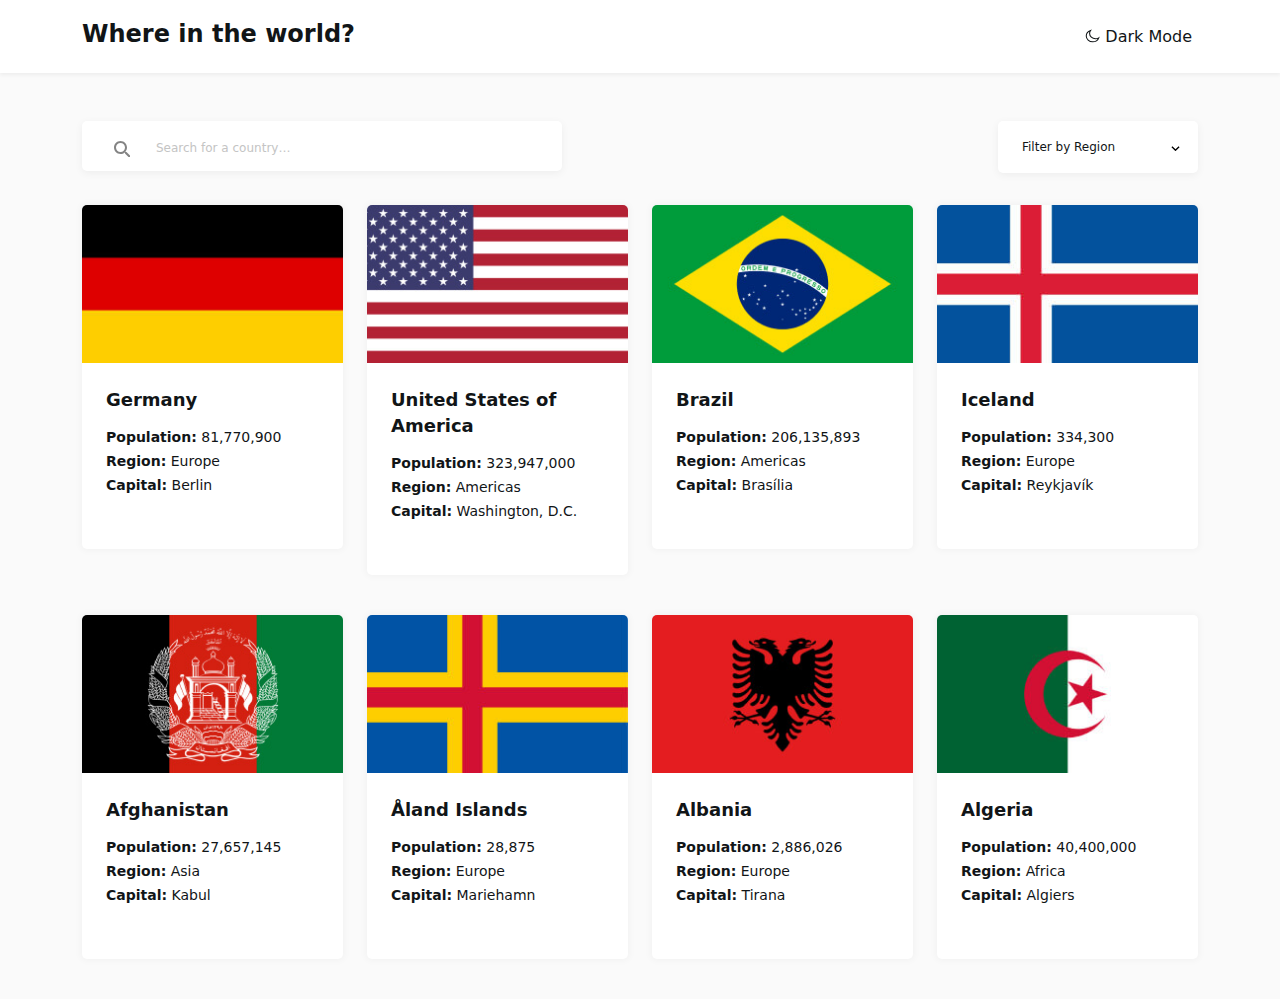
<file: index.html>
<!DOCTYPE html>
<html lang="en">
<head>
    <meta charset="UTF-8">
    <meta http-equiv="X-UA-Compatible" content="IE=edge">
    <meta name="viewport" content="width=device-width, initial-scale=1.0">
    <title>rest-countries-api</title>
    <link rel="stylesheet" href="https://cdn.jsdelivr.net/npm/bootstrap@5.2.0/dist/css/bootstrap.min.css">
    <link rel="stylesheet" href="css/main.min.css">
</head>
<body>
    
    <!-- Header start -->
    
    <header class="header pt-4 pb-4 ">
        <div class="container">
            <div class="row justify-content-between">
                <div class="col-6">
                    <a class="header__logo" href="index.html">
                        Where in the world?
                    </a>
                </div>
                <div class="col-6 d-flex justify-content-end">
                    <button class="header__button header__button-js" type="button">
                        Dark Mode
                    </button>
                </div>
            </div>
        </div>
    </header>
    
    <!-- Header end -->
    
    <!-- Main start -->
    
    <main class="site-main">
        
        <!-- Hero start -->
        
        <section class="hero pt-4 pt-lg-5">
            <h1 class="visually-hidden">Hero</h1>
            <div class="container">
                <form class="hero__form row" action="https://echo.htmlacademy.ru/courses" method="post" autocomplete="off">
                    <div class="col-md-6 pb-5 pb-lg-0">
                        <label class="hero__form-label" for="search">
                            <input class="hero__form-input" type="search" name="search" id="search" placeholder="Search for a country…">
                        </label>
                    </div>
                    <div class="col-md-6 d-flex justify-content-md-end">
                        <label class="hero__form-country" for="country">
                            <select class="hero__form-select pt-3 pb-3 ps-4" name="country" id="country">
                                <option class="hero__form-option" selected hidden  value="region">Filter by Region</option>
                                <option class="hero__form-option"  value="africa">Africa</option>
                                <option class="hero__form-option"  value="africa">America</option>
                                <option class="hero__form-option"  value="asia">Asia</option>
                                <option class="hero__form-option"  value="europe">Europe</option>
                                <option class="hero__form-option"  value="oceania">Oceania</option>
                            </select>
                        </label>
                    </div>
                </form>
                <div class="row">
                    <div class="col-12 col-md-6 col-lg-4 col-xl-3">
                        <div class="hero__card pb-5 mx-auto overflow-hidden">
                            <a class="text-decoration-none" href="about.html">
                                <img class="pb-4 w-100" src="images/germany.jpg" alt="germany-flag">
                                <div class="hero__card-info ps-4">
                                    <h2 class="hero__card-title  mb-3 d-inline-block">
                                        Germany
                                    </h2>
                                    <ul class="hero__card-list">
                                        <li class="hero__card-item">
                                            <p class="hero__card-text mb-2">
                                                <span class="hero__card-span">Population:</span> 81,770,900
                                            </p>
                                        </li>
                                        <li class="hero__card-item">
                                            <p class="hero__card-text mb-2">
                                                <span class="hero__card-span">Region:</span> Europe
                                            </p>
                                        </li>
                                        <li class="hero__card-item">
                                            <p class="hero__card-text mb-2">
                                                <span class="hero__card-span">Capital:</span> Berlin
                                            </p>
                                        </li>
                                    </ul>
                                </div>
                            </a>
                        </div> 
                    </div>
                    <div class="col-12 col-md-6 col-lg-4 col-xl-3">
                        <div class="hero__card pb-5 mx-auto overflow-hidden">
                            <a class="text-decoration-none" href="use.html">
                                <img class="pb-4 w-100"  src="images/use.jpg" alt="use-flag">
                                <div class="hero__card-info ps-4">
                                    <h2 class="hero__card-title mb-3">
                                        United States of America
                                    </h2>
                                    <ul class="hero__card-list">
                                        <li class="hero__card-item">
                                            <p class="hero__card-text mb-2">
                                                <span class="hero__card-span">Population:</span> 323,947,000
                                            </p>
                                        </li>
                                        <li class="hero__card-item">
                                            <p class="hero__card-text mb-2">
                                                <span class="hero__card-span">Region:</span> Americas
                                            </p>
                                        </li>
                                        <li class="hero__card-item">
                                            <p class="hero__card-text mb-2">
                                                <span class="hero__card-span">Capital:</span> Washington, D.C.
                                            </p>
                                        </li>
                                    </ul>
                                </div>
                            </a>
                        </div> 
                    </div>
                    <div class="col-12 col-md-6 col-lg-4 col-xl-3">
                        <div class="hero__card pb-5 mx-auto overflow-hidden">
                            <a class="text-decoration-none" href="brazil.html">
                                <img class="pb-4 w-100"  src="images/brazil.jpg" alt="brazil-flag">
                                <div class="hero__card-info ps-4">
                                    <h2 class="hero__card-title mb-3">
                                        Brazil
                                    </h2>
                                    <ul class="hero__card-list">
                                        <li class="hero__card-item">
                                            <p class="hero__card-text mb-2">
                                                <span class="hero__card-span">Population:</span> 206,135,893
                                            </p>
                                        </li>
                                        <li class="hero__card-item">
                                            <p class="hero__card-text mb-2">
                                                <span class="hero__card-span">Region:</span> Americas
                                            </p>
                                        </li>
                                        <li class="hero__card-item">
                                            <p class="hero__card-text mb-2">
                                                <span class="hero__card-span">Capital:</span> Brasília
                                            </p>
                                        </li>
                                    </ul>
                                </div>
                            </a>
                        </div> 
                    </div>
                    <div class="col-12 col-md-6 col-lg-4 col-xl-3">
                        <div class="hero__card pb-5 mx-auto overflow-hidden">
                            <a class="text-decoration-none" href="iceland.html">
                                <img class="pb-4 w-100"  src="images/finlandiya.jpg" alt="iceland-flag">
                                <div class="hero__card-info ps-4">
                                    <h2 class="hero__card-title mb-3">
                                        Iceland
                                    </h2>
                                    <ul class="hero__card-list">
                                        <li class="hero__card-item">
                                            <p class="hero__card-text mb-2">
                                                <span class="hero__card-span">Population:</span> 334,300
                                            </p>
                                        </li>
                                        <li class="hero__card-item">
                                            <p class="hero__card-text mb-2">
                                                <span class="hero__card-span">Region:</span> Europe
                                            </p>
                                        </li>
                                        <li class="hero__card-item">
                                            <p class="hero__card-text mb-2">
                                                <span class="hero__card-span">Capital:</span> Reykjavík
                                            </p>
                                        </li>
                                    </ul>
                                </div>
                            </a>
                        </div> 
                    </div>
                    <div class="col-12 col-md-6 col-lg-4 col-xl-3">
                        <div class="hero__card pb-5 mx-auto overflow-hidden ">
                            <a class="text-decoration-none" href="afghanistan.html">
                                <img class="pb-4 w-100"  src="images/afganistan.jpg" alt="afganistan-flag">
                                <div class="hero__card-info ps-4">
                                    <h2 class="hero__card-title mb-3">
                                        Afghanistan
                                    </h2>
                                    <ul class="hero__card-list">
                                        <li class="hero__card-item">
                                            <p class="hero__card-text mb-2">
                                                <span class="hero__card-span">Population:</span> 27,657,145
                                            </p>
                                        </li>
                                        <li class="hero__card-item">
                                            <p class="hero__card-text mb-2">
                                                <span class="hero__card-span">Region:</span> Asia
                                            </p>
                                        </li>
                                        <li class="hero__card-item">
                                            <p class="hero__card-text mb-2">
                                                <span class="hero__card-span">Capital:</span> Kabul
                                            </p>
                                        </li>
                                    </ul>
                                </div>
                            </a>
                        </div> 
                    </div>
                    <div class="col-12 col-md-6 col-lg-4 col-xl-3">
                        <div class="hero__card pb-5 mx-auto overflow-hidden">
                            <a class="text-decoration-none" href="ruminya.html">
                                <img class="pb-4 w-100"  src="images/makedonya.jpg" alt="Åland Islands-flag">
                                <div class="hero__card-info ps-4">
                                    <h2 class="hero__card-title mb-3">
                                        Åland Islands
                                    </h2>
                                    <ul class="hero__card-list">
                                        <li class="hero__card-item">
                                            <p class="hero__card-text mb-2">
                                                <span class="hero__card-span">Population:</span> 28,875
                                            </p>
                                        </li>
                                        <li class="hero__card-item">
                                            <p class="hero__card-text mb-2">
                                                <span class="hero__card-span">Region:</span> Europe
                                            </p>
                                        </li>
                                        <li class="hero__card-item">
                                            <p class="hero__card-text mb-2">
                                                <span class="hero__card-span">Capital:</span> Mariehamn
                                            </p>
                                        </li>
                                    </ul>
                                </div>
                            </a>
                        </div> 
                    </div>
                    <div class="col-12 col-md-6 col-lg-6 col-xl-3">
                        <div class="hero__card pb-5 mx-auto overflow-hidden">
                            <a class="text-decoration-none" href="albaniya.html">
                                <img class="pb-4 w-100"  src="images/albanya.jpg" alt="albanya-flag">
                                <div class="hero__card-info ps-4">
                                    <h2 class="hero__card-title mb-3">
                                        Albania
                                    </h2>
                                    <ul class="hero__card-list">
                                        <li class="hero__card-item">
                                            <p class="hero__card-text mb-2">
                                                <span class="hero__card-span">Population:</span> 2,886,026
                                            </p>
                                        </li>
                                        <li class="hero__card-item">
                                            <p class="hero__card-text mb-2">
                                                <span class="hero__card-span">Region:</span> Europe
                                            </p>
                                        </li>
                                        <li class="hero__card-item">
                                            <p class="hero__card-text mb-2">
                                                <span class="hero__card-span">Capital:</span> Tirana
                                            </p>
                                        </li>
                                    </ul>
                                </div>
                            </a>
                        </div> 
                    </div>
                    <div class="col-12 col-md-6 col-lg-6 col-xl-3">
                        <div class="hero__card pb-5 mx-auto overflow-hidden">
                            <a class="text-decoration-none" href="jazoir.html">
                                <img class="pb-4 w-100"  src="images/jazoir.jpg" alt="algeria-flag">
                                <div class="hero__card-info ps-4">
                                    <h2 class="hero__card-title mb-3">
                                        Algeria
                                    </h2>
                                    <ul class="hero__card-list">
                                        <li class="hero__card-item">
                                            <p class="hero__card-text mb-2">
                                                <span class="hero__card-span">Population:</span> 40,400,000
                                            </p>
                                        </li>
                                        <li class="hero__card-item">
                                            <p class="hero__card-text mb-2">
                                                <span class="hero__card-span">Region:</span> Africa
                                            </p>
                                        </li>
                                        <li class="hero__card-item">
                                            <p class="hero__card-text mb-2">
                                                <span class="hero__card-span">Capital:</span> Algiers
                                            </p>
                                        </li>
                                    </ul>
                                </div>
                            </a>
                        </div> 
                    </div>
                    
                </div>
            </div>
        </section>
        
        
        <!-- Hero end -->
        
        
        
        
        
    </main>
    
    <!-- Main end -->
    
    
    <script src="https://cdn.jsdelivr.net/npm/bootstrap@5.2.0/dist/js/bootstrap.bundle.min.js"></script>
    <script src="js/app.js"></script>
    
</body>
</html>
</file>
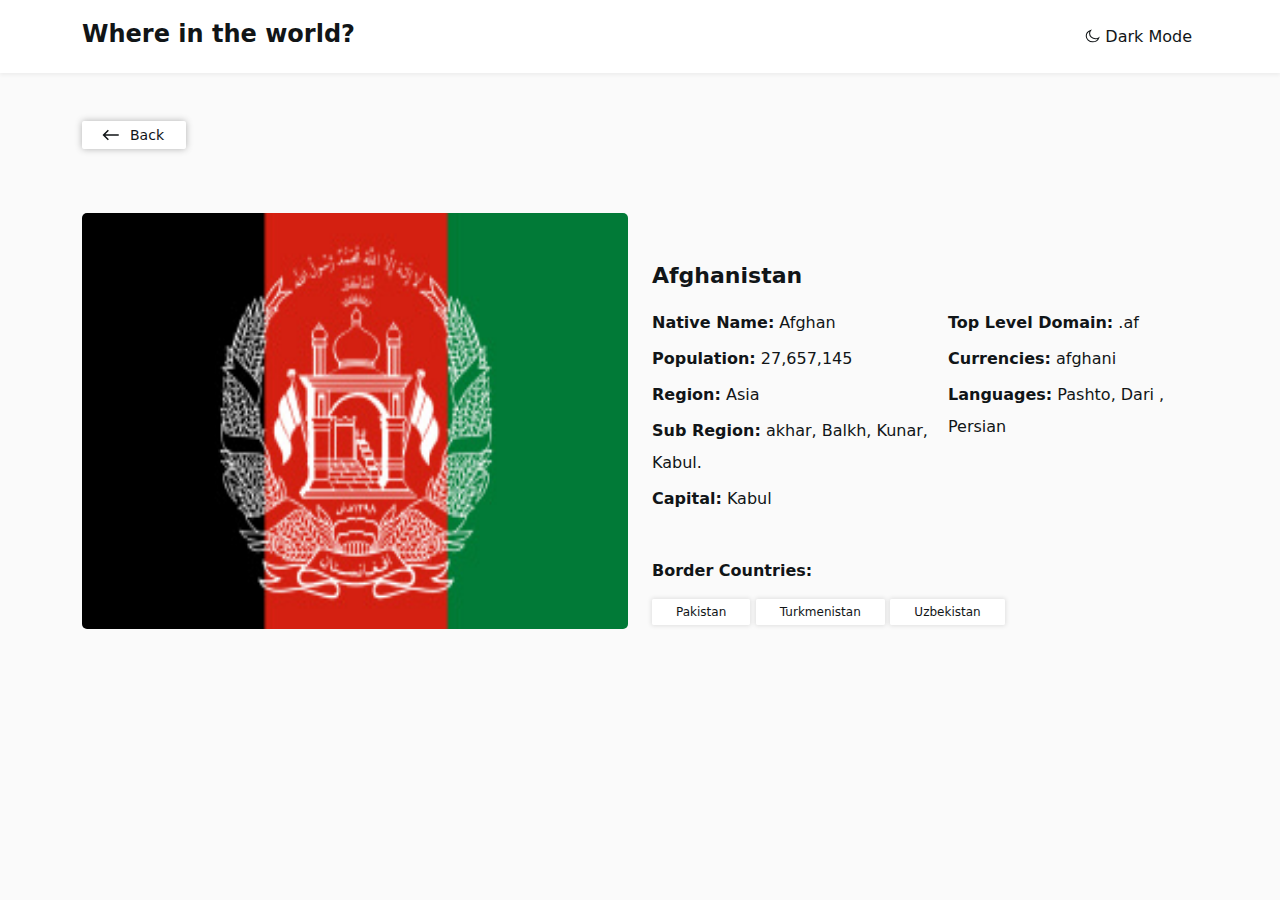
<file: afghanistan.html>
<!DOCTYPE html>
<html lang="en">
<head>
    <meta charset="UTF-8">
    <meta http-equiv="X-UA-Compatible" content="IE=edge">
    <meta name="viewport" content="width=device-width, initial-scale=1.0">
    <title>rest-countries-api</title>
    <link rel="stylesheet" href="https://cdn.jsdelivr.net/npm/bootstrap@5.2.0/dist/css/bootstrap.min.css">
    <link rel="stylesheet" href="css/main.min.css">
</head>
<body>
    
    <!-- Header start -->
    
    <header class="header pt-4 pb-4 mb-5">
        <div class="container">
            <div class="row justify-content-between">
                <div class="col-6">
                    <a class="header__logo" href="index.html">
                        Where in the world?
                    </a>
                </div>
                <div class="col-6 d-flex justify-content-end">
                    <button class="header__button header__button-js" type="button">
                        Dark Mode
                    </button>
                </div>
            </div>
        </div>
    </header>
    
    <!-- Header end -->
    
    <!-- Main start -->
    
    <main class="site-main">
        
        <!-- About start -->
        
        <section class="about pb-5">
            <div class="container">
                <a href="index.html" class="about__link pt-1 pb-1 ps-5">
                    Back
                </a>
                <div class="row d-flex justify-content-between">
                    <div class="col-12 col-lg-6">
                        <div class="about__image mb-5">
                            <img class="about__img" src="images/afganistan.jpg" alt="belgium-image">
                        </div>
                    </div>
                    <div class="col-12 col-lg-6 pt-xl-5">
                        <h2 class="about__title mb-3">
                            Afghanistan
                        </h2>
                        <div class="about__info d-md-flex justify-content-lg-between">
                            <ul class="about__list me-lg-5 me-xl-0">
                                <li class="about__item">
                                    <p class="about__text">
                                        <span class="about__span"> Native Name:</span>
                                        Afghan
                                    </p>
                                </li>
                                <li class="about__item">
                                    <p class="about__text">
                                        <span class="about__span">Population:</span>
                                        27,657,145
                                    </p>
                                </li>
                                <li class="about__item">
                                    <p class="about__text">
                                        <span class="about__span">Region:</span>
                                        Asia
                                    </p>
                                </li>
                                <li class="about__item">
                                    <p class="about__text">
                                        <span class="about__span">Sub Region:</span>
                                        akhar, Balkh, Kunar, Kabul.
                                    </p>
                                </li>
                                <li class="about__item">
                                    <p class="about__text">
                                        <span class="about__span">Capital:</span>
                                        Kabul
                                    </p>
                                </li>
                            </ul>
                            <ul class="about__list">
                                <li class="about__item">
                                    <p class="about__text">
                                        <span class="about__span">Top Level Domain:</span>
                                        .af
                                    </p>
                                </li>
                                <li class="about__item">
                                    <p class="about__text">
                                        <span class="about__span">Currencies:</span>
                                        afghani
                                    </p>
                                </li>
                                <li class="about__item">
                                    <p class="about__text">
                                        <span class="about__span"> Languages:</span>
                                        Pashto, Dari , Persian
                                    </p>
                                </li>
                            </ul>
                        </div>
                        <div class="about__country">
                            <p class="about__country-text">Border Countries:</p>
                            <a class="about__country-link" href="#">Pakistan</a>
                            <a class="about__country-link" href="#">Turkmenistan</a>
                            <a class="about__country-link" href="#">Uzbekistan</a>
                        </div>
                    </div>
                </div>
            </div>
        </section>
        
        <!-- About end -->
    </main>
    
    <!-- Main end -->
    
    
    
    
    
    
    <script src="https://cdn.jsdelivr.net/npm/bootstrap@5.2.0/dist/js/bootstrap.bundle.min.js"></script>
    <script src="js/app.js"></script>
    
</body>
</html>
</file>
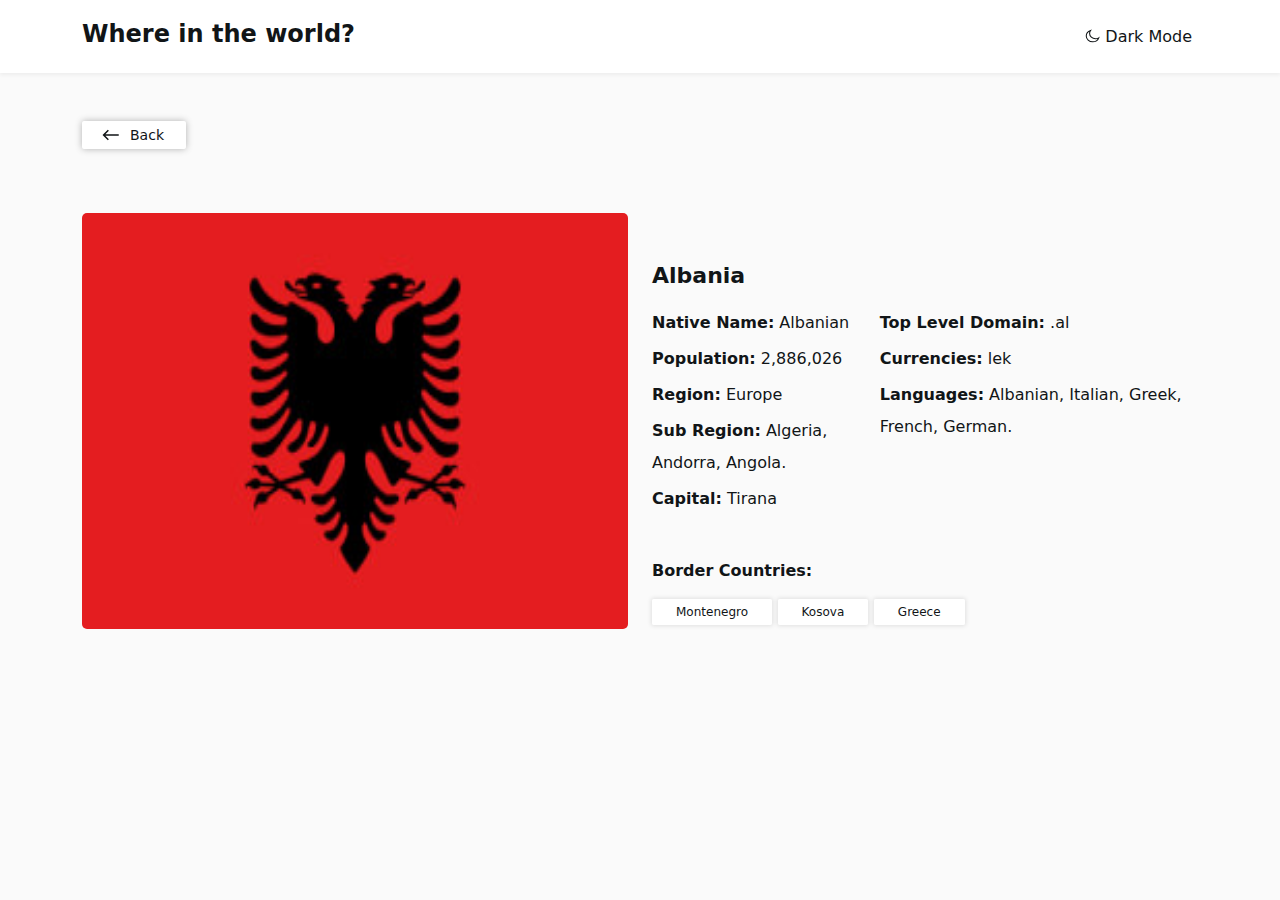
<file: albaniya.html>
<!DOCTYPE html>
<html lang="en">
<head>
    <meta charset="UTF-8">
    <meta http-equiv="X-UA-Compatible" content="IE=edge">
    <meta name="viewport" content="width=device-width, initial-scale=1.0">
    <title>rest-countries-api</title>
    <link rel="stylesheet" href="https://cdn.jsdelivr.net/npm/bootstrap@5.2.0/dist/css/bootstrap.min.css">
    <link rel="stylesheet" href="css/main.min.css">
</head>
<body>
    
    <!-- Header start -->
    
    <header class="header pt-4 pb-4 mb-5">
        <div class="container">
            <div class="row justify-content-between">
                <div class="col-6">
                    <a class="header__logo" href="index.html">
                        Where in the world?
                    </a>
                </div>
                <div class="col-6 d-flex justify-content-end">
                    <button class="header__button header__button-js" type="button">
                        Dark Mode
                    </button>
                </div>
            </div>
        </div>
    </header>
    
    <!-- Header end -->
    
    <!-- Main start -->
    
    <main class="site-main">
        
        <!-- About start -->
        
        <section class="about pb-5">
            <div class="container">
                <a href="index.html" class="about__link pt-1 pb-1 ps-5">
                    Back
                </a>
                <div class="row d-flex justify-content-between">
                    <div class="col-12 col-lg-6">
                        <div class="about__image mb-5">
                            <img class="about__img" src="images/albanya.jpg" alt="belgium-image">
                        </div>
                    </div>
                    <div class="col-12 col-lg-6 pt-xl-5">
                        <h2 class="about__title mb-3">
                            Albania
                        </h2>
                        <div class="about__info d-md-flex justify-content-lg-between">
                            <ul class="about__list me-lg-5 me-xl-0">
                                <li class="about__item">
                                    <p class="about__text">
                                        <span class="about__span"> Native Name:</span>
                                        Albanian
                                    </p>
                                </li>
                                <li class="about__item">
                                    <p class="about__text">
                                        <span class="about__span">Population:</span>
                                        2,886,026
                                    </p>
                                </li>
                                <li class="about__item">
                                    <p class="about__text">
                                        <span class="about__span">Region:</span>
                                        Europe
                                    </p>
                                </li>
                                <li class="about__item">
                                    <p class="about__text">
                                        <span class="about__span">Sub Region:</span>
                                        Algeria, Andorra, Angola.
                                    </p>
                                </li>
                                <li class="about__item">
                                    <p class="about__text">
                                        <span class="about__span">Capital:</span>
                                        Tirana
                                    </p>
                                </li>
                            </ul>
                            <ul class="about__list">
                                <li class="about__item">
                                    <p class="about__text">
                                        <span class="about__span">Top Level Domain:</span>
                                        .al
                                    </p>
                                </li>
                                <li class="about__item">
                                    <p class="about__text">
                                        <span class="about__span">Currencies:</span>
                                        lek
                                    </p>
                                </li>
                                <li class="about__item">
                                    <p class="about__text">
                                        <span class="about__span"> Languages:</span>
                                        Albanian, Italian, Greek, French, German.
                                    </p>
                                </li>
                            </ul>
                        </div>
                        <div class="about__country">
                            <p class="about__country-text">Border Countries:</p>
                            <a class="about__country-link" href="#">Montenegro</a>
                            <a class="about__country-link" href="#">Kosova</a>
                            <a class="about__country-link" href="#">Greece</a>
                        </div>
                    </div>
                </div>
            </div>
        </section>
        
        <!-- About end -->
    </main>
    
    <!-- Main end -->
    
    
    
    
    
    
    <script src="https://cdn.jsdelivr.net/npm/bootstrap@5.2.0/dist/js/bootstrap.bundle.min.js"></script>
    <script src="js/app.js"></script>
    
</body>
</html>
</file>
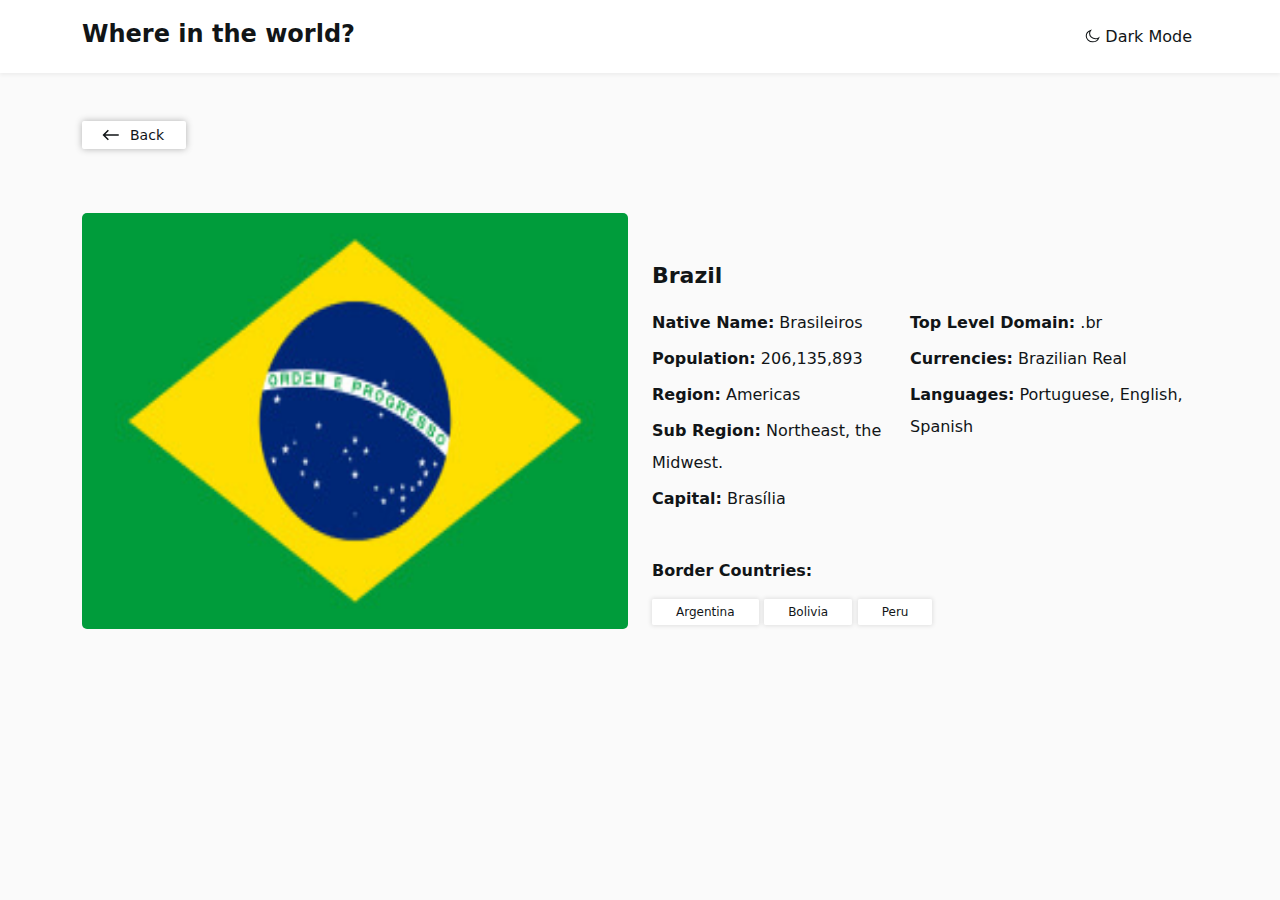
<file: brazil.html>
<!DOCTYPE html>
<html lang="en">
<head>
    <meta charset="UTF-8">
    <meta http-equiv="X-UA-Compatible" content="IE=edge">
    <meta name="viewport" content="width=device-width, initial-scale=1.0">
    <title>rest-countries-api</title>
    <link rel="stylesheet" href="https://cdn.jsdelivr.net/npm/bootstrap@5.2.0/dist/css/bootstrap.min.css">
    <link rel="stylesheet" href="css/main.min.css">
</head>
<body>
    
    <!-- Header start -->
    
    <header class="header pt-4 pb-4 mb-5">
        <div class="container">
            <div class="row justify-content-between">
                <div class="col-6">
                    <a class="header__logo" href="index.html">
                        Where in the world?
                    </a>
                </div>
                <div class="col-6 d-flex justify-content-end">
                    <button class="header__button header__button-js" type="button">
                        Dark Mode
                    </button>
                </div>
            </div>
        </div>
    </header>
    
    <!-- Header end -->
    
    <!-- Main start -->
    
    <main class="site-main">
        
        <!-- About start -->
        
        <section class="about pb-5">
            <div class="container">
                <a href="index.html" class="about__link pt-1 pb-1 ps-5">
                    Back
                </a>
                <div class="row d-flex justify-content-between">
                    <div class="col-12 col-lg-6">
                        <div class="about__image mb-5">
                            <img class="about__img" src="images/brazil.jpg" alt="belgium-image">
                        </div>
                    </div>
                    <div class="col-12 col-lg-6 pt-xl-5">
                        <h2 class="about__title mb-3">
                            Brazil
                        </h2>
                        <div class="about__info d-md-flex justify-content-lg-between">
                            <ul class="about__list me-lg-5 me-xl-0">
                                <li class="about__item">
                                    <p class="about__text">
                                        <span class="about__span"> Native Name:</span>
                                        Brasileiros
                                    </p>
                                </li>
                                <li class="about__item">
                                    <p class="about__text">
                                        <span class="about__span">Population:</span>
                                        206,135,893
                                    </p>
                                </li>
                                <li class="about__item">
                                    <p class="about__text">
                                        <span class="about__span">Region:</span>
                                        Americas
                                    </p>
                                </li>
                                <li class="about__item">
                                    <p class="about__text">
                                        <span class="about__span">Sub Region:</span>
                                        Northeast, the Midwest.
                                    </p>
                                </li>
                                <li class="about__item">
                                    <p class="about__text">
                                        <span class="about__span">Capital:</span>
                                        Brasília
                                    </p>
                                </li>
                            </ul>
                            <ul class="about__list">
                                <li class="about__item">
                                    <p class="about__text">
                                        <span class="about__span">Top Level Domain:</span>
                                        .br
                                    </p>
                                </li>
                                <li class="about__item">
                                    <p class="about__text">
                                        <span class="about__span">Currencies:</span>
                                        Brazilian Real
                                    </p>
                                </li>
                                <li class="about__item">
                                    <p class="about__text">
                                        <span class="about__span"> Languages:</span>
                                        Portuguese, English, Spanish
                                    </p>
                                </li>
                            </ul>
                        </div>
                        <div class="about__country">
                            <p class="about__country-text">Border Countries:</p>
                            <a class="about__country-link" href="#">Argentina</a>
                            <a class="about__country-link" href="#">Bolivia</a>
                            <a class="about__country-link" href="#">Peru</a>
                        </div>
                    </div>
                </div>
            </div>
        </section>
        
        <!-- About end -->
    </main>
    
    <!-- Main end -->
    
    
    
    
    
    
    <script src="https://cdn.jsdelivr.net/npm/bootstrap@5.2.0/dist/js/bootstrap.bundle.min.js"></script>
    <script src="js/app.js"></script>
    
</body>
</html>
</file>
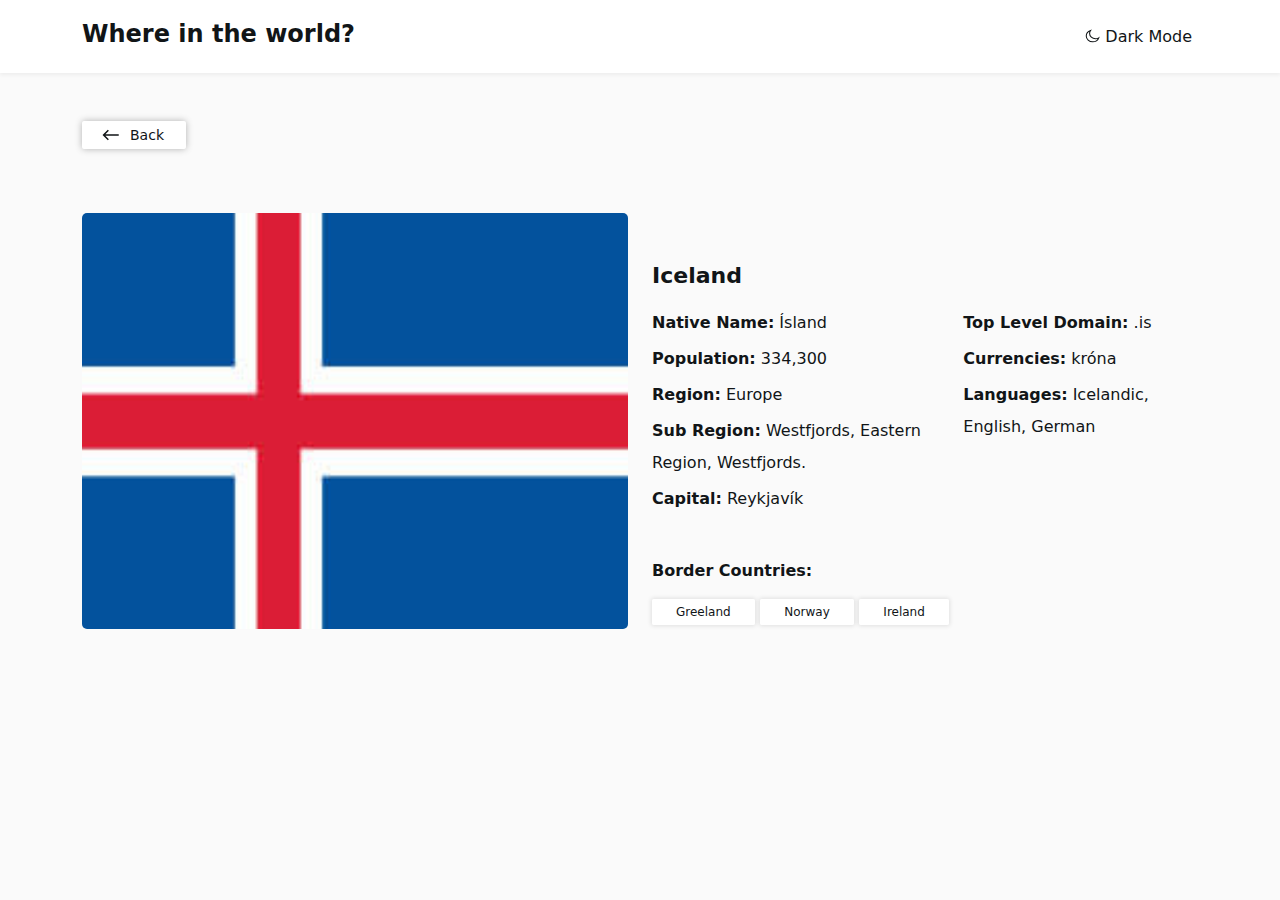
<file: iceland.html>
<!DOCTYPE html>
<html lang="en">
<head>
    <meta charset="UTF-8">
    <meta http-equiv="X-UA-Compatible" content="IE=edge">
    <meta name="viewport" content="width=device-width, initial-scale=1.0">
    <title>rest-countries-api</title>
    <link rel="stylesheet" href="https://cdn.jsdelivr.net/npm/bootstrap@5.2.0/dist/css/bootstrap.min.css">
    <link rel="stylesheet" href="css/main.min.css">
</head>
<body>
    
    <!-- Header start -->
    
    <header class="header pt-4 pb-4 mb-5">
        <div class="container">
            <div class="row justify-content-between">
                <div class="col-6">
                    <a class="header__logo" href="index.html">
                        Where in the world?
                    </a>
                </div>
                <div class="col-6 d-flex justify-content-end">
                    <button class="header__button header__button-js" type="button">
                        Dark Mode
                    </button>
                </div>
            </div>
        </div>
    </header>
    
    <!-- Header end -->
    
    <!-- Main start -->
    
    <main class="site-main">
        
        <!-- About start -->
        
        <section class="about pb-5">
            <div class="container">
                <a href="index.html" class="about__link pt-1 pb-1 ps-5">
                    Back
                </a>
                <div class="row d-flex justify-content-between">
                    <div class="col-12 col-lg-6">
                        <div class="about__image mb-5">
                            <img class="about__img" src="images/finlandiya.jpg" alt="belgium-image">
                        </div>
                    </div>
                    <div class="col-12 col-lg-6 pt-xl-5">
                        <h2 class="about__title mb-3">
                            Iceland
                        </h2>
                        <div class="about__info d-md-flex justify-content-lg-between">
                            <ul class="about__list me-lg-5 me-xl-0">
                                <li class="about__item">
                                    <p class="about__text">
                                        <span class="about__span"> Native Name:</span>
                                        Ísland
                                    </p>
                                </li>
                                <li class="about__item">
                                    <p class="about__text">
                                        <span class="about__span">Population:</span>
                                        334,300
                                    </p>
                                </li>
                                <li class="about__item">
                                    <p class="about__text">
                                        <span class="about__span">Region:</span>
                                        Europe
                                    </p>
                                </li>
                                <li class="about__item">
                                    <p class="about__text">
                                        <span class="about__span">Sub Region:</span>
                                        Westfjords, Eastern Region, Westfjords.
                                    </p>
                                </li>
                                <li class="about__item">
                                    <p class="about__text">
                                        <span class="about__span">Capital:</span>
                                        Reykjavík
                                    </p>
                                </li>
                            </ul>
                            <ul class="about__list">
                                <li class="about__item">
                                    <p class="about__text">
                                        <span class="about__span">Top Level Domain:</span>
                                        .is
                                    </p>
                                </li>
                                <li class="about__item">
                                    <p class="about__text">
                                        <span class="about__span">Currencies:</span>
                                        króna
                                    </p>
                                </li>
                                <li class="about__item">
                                    <p class="about__text">
                                        <span class="about__span"> Languages:</span>
                                        Icelandic, English, German
                                    </p>
                                </li>
                            </ul>
                        </div>
                        <div class="about__country">
                            <p class="about__country-text">Border Countries:</p>
                            <a class="about__country-link" href="#">Greeland</a>
                            <a class="about__country-link" href="#">Norway</a>
                            <a class="about__country-link" href="#">Ireland</a>
                        </div>
                    </div>
                </div>
            </div>
        </section>
        
        <!-- About end -->
    </main>
    
    <!-- Main end -->
    
    
    
    
    
    
    <script src="https://cdn.jsdelivr.net/npm/bootstrap@5.2.0/dist/js/bootstrap.bundle.min.js"></script>
    <script src="js/app.js"></script>
    
</body>
</html>
</file>
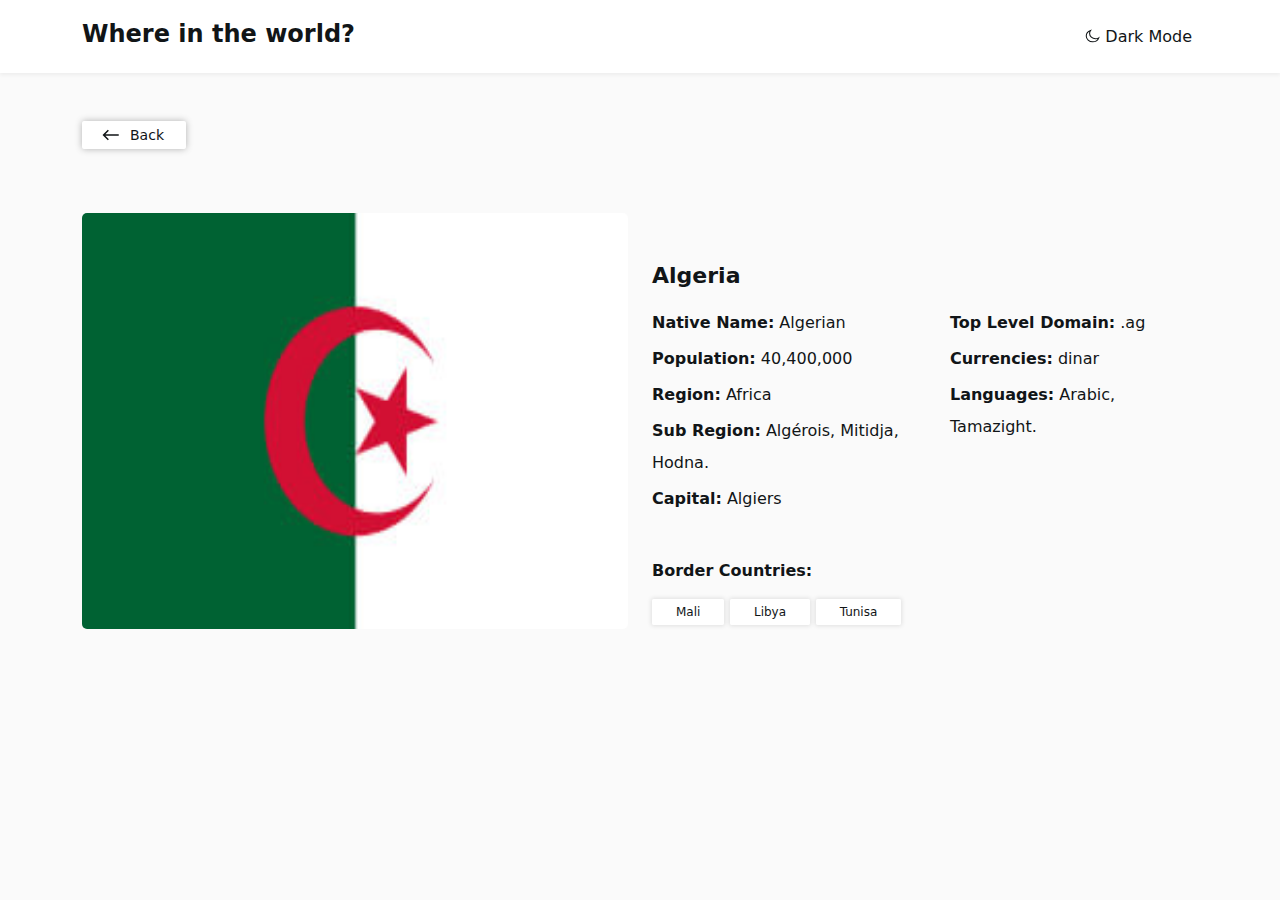
<file: jazoir.html>
<!DOCTYPE html>
<html lang="en">
<head>
    <meta charset="UTF-8">
    <meta http-equiv="X-UA-Compatible" content="IE=edge">
    <meta name="viewport" content="width=device-width, initial-scale=1.0">
    <title>rest-countries-api</title>
    <link rel="stylesheet" href="https://cdn.jsdelivr.net/npm/bootstrap@5.2.0/dist/css/bootstrap.min.css">
    <link rel="stylesheet" href="css/main.min.css">
</head>
<body>
    
    <!-- Header start -->
    
    <header class="header pt-4 pb-4 mb-5">
        <div class="container">
            <div class="row justify-content-between">
                <div class="col-6">
                    <a class="header__logo" href="index.html">
                        Where in the world?
                    </a>
                </div>
                <div class="col-6 d-flex justify-content-end">
                    <button class="header__button header__button-js" type="button">
                        Dark Mode
                    </button>
                </div>
            </div>
        </div>
    </header>
    
    <!-- Header end -->
    
    <!-- Main start -->
    
    <main class="site-main">
        
        <!-- About start -->
        
        <section class="about pb-5">
            <div class="container">
                <a href="index.html" class="about__link pt-1 pb-1 ps-5">
                    Back
                </a>
                <div class="row d-flex justify-content-between">
                    <div class="col-12 col-lg-6">
                        <div class="about__image mb-5">
                            <img class="about__img" src="images/jazoir.jpg" alt="belgium-image">
                        </div>
                    </div>
                    <div class="col-12 col-lg-6 pt-xl-5">
                        <h2 class="about__title mb-3">
                            Algeria
                        </h2>
                        <div class="about__info d-md-flex justify-content-lg-between">
                            <ul class="about__list me-lg-5 me-xl-0">
                                <li class="about__item">
                                    <p class="about__text">
                                        <span class="about__span"> Native Name:</span>
                                        Algerian
                                    </p>
                                </li>
                                <li class="about__item">
                                    <p class="about__text">
                                        <span class="about__span">Population:</span>
                                        40,400,000
                                    </p>
                                </li>
                                <li class="about__item">
                                    <p class="about__text">
                                        <span class="about__span">Region:</span>
                                        Africa
                                    </p>
                                </li>
                                <li class="about__item">
                                    <p class="about__text">
                                        <span class="about__span">Sub Region:</span>
                                        Algérois, Mitidja, Hodna.
                                    </p>
                                </li>
                                <li class="about__item">
                                    <p class="about__text">
                                        <span class="about__span">Capital:</span>
                                        Algiers
                                    </p>
                                </li>
                            </ul>
                            <ul class="about__list">
                                <li class="about__item">
                                    <p class="about__text">
                                        <span class="about__span">Top Level Domain:</span>
                                        .ag
                                    </p>
                                </li>
                                <li class="about__item">
                                    <p class="about__text">
                                        <span class="about__span">Currencies:</span>
                                        dinar
                                    </p>
                                </li>
                                <li class="about__item">
                                    <p class="about__text">
                                        <span class="about__span"> Languages:</span>
                                        Arabic, Tamazight.
                                    </p>
                                </li>
                            </ul>
                        </div>
                        <div class="about__country">
                            <p class="about__country-text">Border Countries:</p>
                            <a class="about__country-link" href="#">Mali</a>
                            <a class="about__country-link" href="#">Libya</a>
                            <a class="about__country-link" href="#">Tunisa</a>
                        </div>
                    </div>
                </div>
            </div>
        </section>
        
        <!-- About end -->
    </main>
    
    <!-- Main end -->
    
    
    
    
    
    
    <script src="https://cdn.jsdelivr.net/npm/bootstrap@5.2.0/dist/js/bootstrap.bundle.min.js"></script>
    <script src="js/app.js"></script>
    
</body>
</html>
</file>
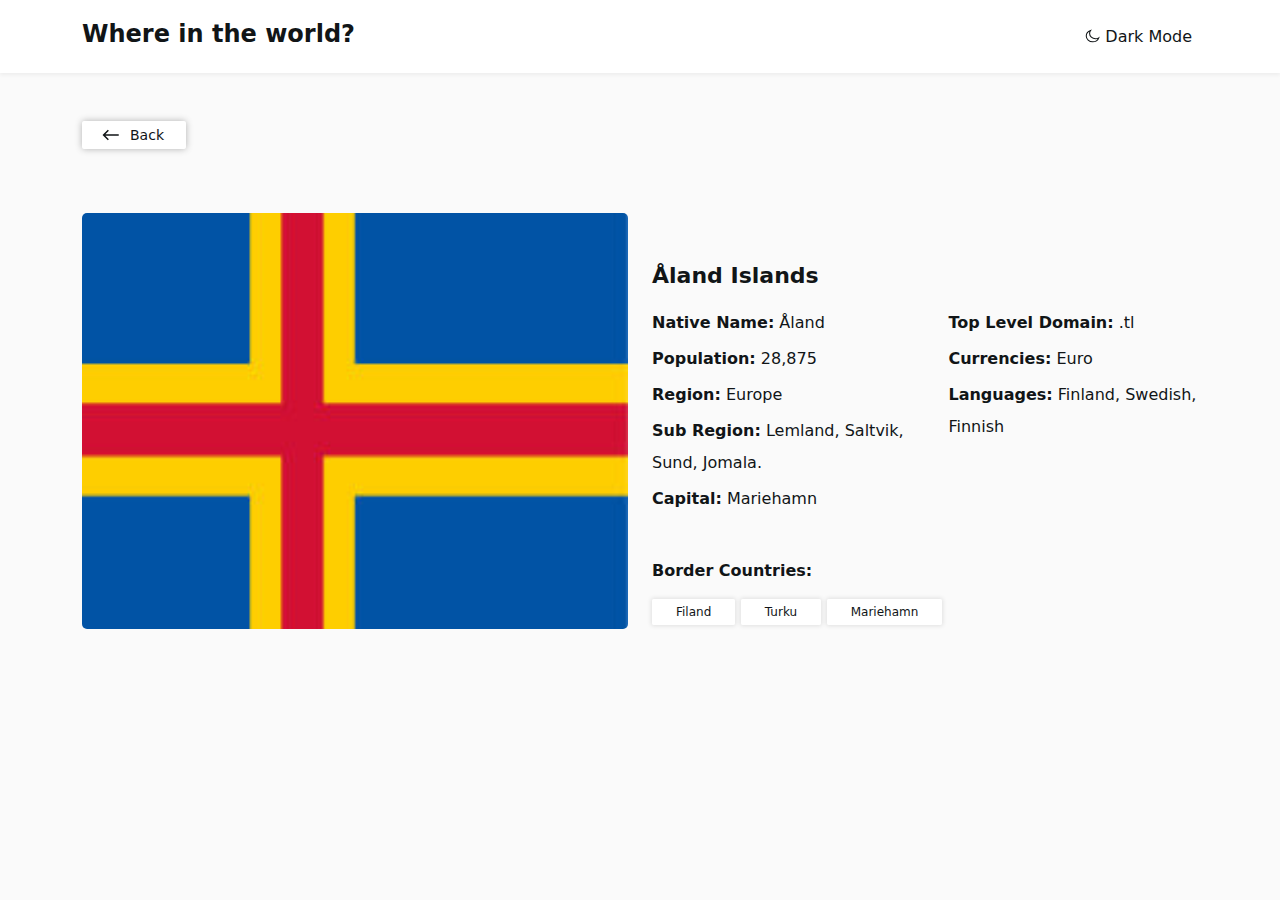
<file: ruminya.html>
<!DOCTYPE html>
<html lang="en">
<head>
    <meta charset="UTF-8">
    <meta http-equiv="X-UA-Compatible" content="IE=edge">
    <meta name="viewport" content="width=device-width, initial-scale=1.0">
    <title>rest-countries-api</title>
    <link rel="stylesheet" href="https://cdn.jsdelivr.net/npm/bootstrap@5.2.0/dist/css/bootstrap.min.css">
    <link rel="stylesheet" href="css/main.min.css">
</head>
<body>
    
    <!-- Header start -->
    
    <header class="header pt-4 pb-4 mb-5">
        <div class="container">
            <div class="row justify-content-between">
                <div class="col-6">
                    <a class="header__logo" href="index.html">
                        Where in the world?
                    </a>
                </div>
                <div class="col-6 d-flex justify-content-end">
                    <button class="header__button header__button-js" type="button">
                        Dark Mode
                    </button>
                </div>
            </div>
        </div>
    </header>
    
    <!-- Header end -->
    
    <!-- Main start -->
    
    <main class="site-main">
        
        <!-- About start -->
        
        <section class="about pb-5">
            <div class="container">
                <a href="index.html" class="about__link pt-1 pb-1 ps-5">
                    Back
                </a>
                <div class="row d-flex justify-content-between">
                    <div class="col-12 col-lg-6">
                        <div class="about__image mb-5">
                            <img class="about__img" src="images/makedonya.jpg" alt="belgium-image">
                        </div>
                    </div>
                    <div class="col-12 col-lg-6 pt-xl-5">
                        <h2 class="about__title mb-3">
                            Åland Islands
                        </h2>
                        <div class="about__info d-md-flex justify-content-lg-between">
                            <ul class="about__list me-lg-5 me-xl-0">
                                <li class="about__item">
                                    <p class="about__text">
                                        <span class="about__span"> Native Name:</span>
                                        Åland
                                    </p>
                                </li>
                                <li class="about__item">
                                    <p class="about__text">
                                        <span class="about__span">Population:</span>
                                        28,875
                                    </p>
                                </li>
                                <li class="about__item">
                                    <p class="about__text">
                                        <span class="about__span">Region:</span>
                                        Europe
                                    </p>
                                </li>
                                <li class="about__item">
                                    <p class="about__text">
                                        <span class="about__span">Sub Region:</span>
                                        Lemland, Saltvik, Sund, Jomala.
                                    </p>
                                </li>
                                <li class="about__item">
                                    <p class="about__text">
                                        <span class="about__span">Capital:</span>
                                        Mariehamn
                                    </p>
                                </li>
                            </ul>
                            <ul class="about__list">
                                <li class="about__item">
                                    <p class="about__text">
                                        <span class="about__span">Top Level Domain:</span>
                                        .tl
                                    </p>
                                </li>
                                <li class="about__item">
                                    <p class="about__text">
                                        <span class="about__span">Currencies:</span>
                                        Euro
                                    </p>
                                </li>
                                <li class="about__item">
                                    <p class="about__text">
                                        <span class="about__span"> Languages:</span>
                                        Finland, Swedish, Finnish
                                    </p>
                                </li>
                            </ul>
                        </div>
                        <div class="about__country">
                            <p class="about__country-text">Border Countries:</p>
                            <a class="about__country-link" href="#">Filand</a>
                            <a class="about__country-link" href="#">Turku</a>
                            <a class="about__country-link" href="#">Mariehamn</a>
                        </div>
                    </div>
                </div>
            </div>
        </section>
        
        <!-- About end -->
    </main>
    
    <!-- Main end -->
    
    
    
    
    
    
    <script src="https://cdn.jsdelivr.net/npm/bootstrap@5.2.0/dist/js/bootstrap.bundle.min.js"></script>
    <script src="js/app.js"></script>
    
</body>
</html>
</file>
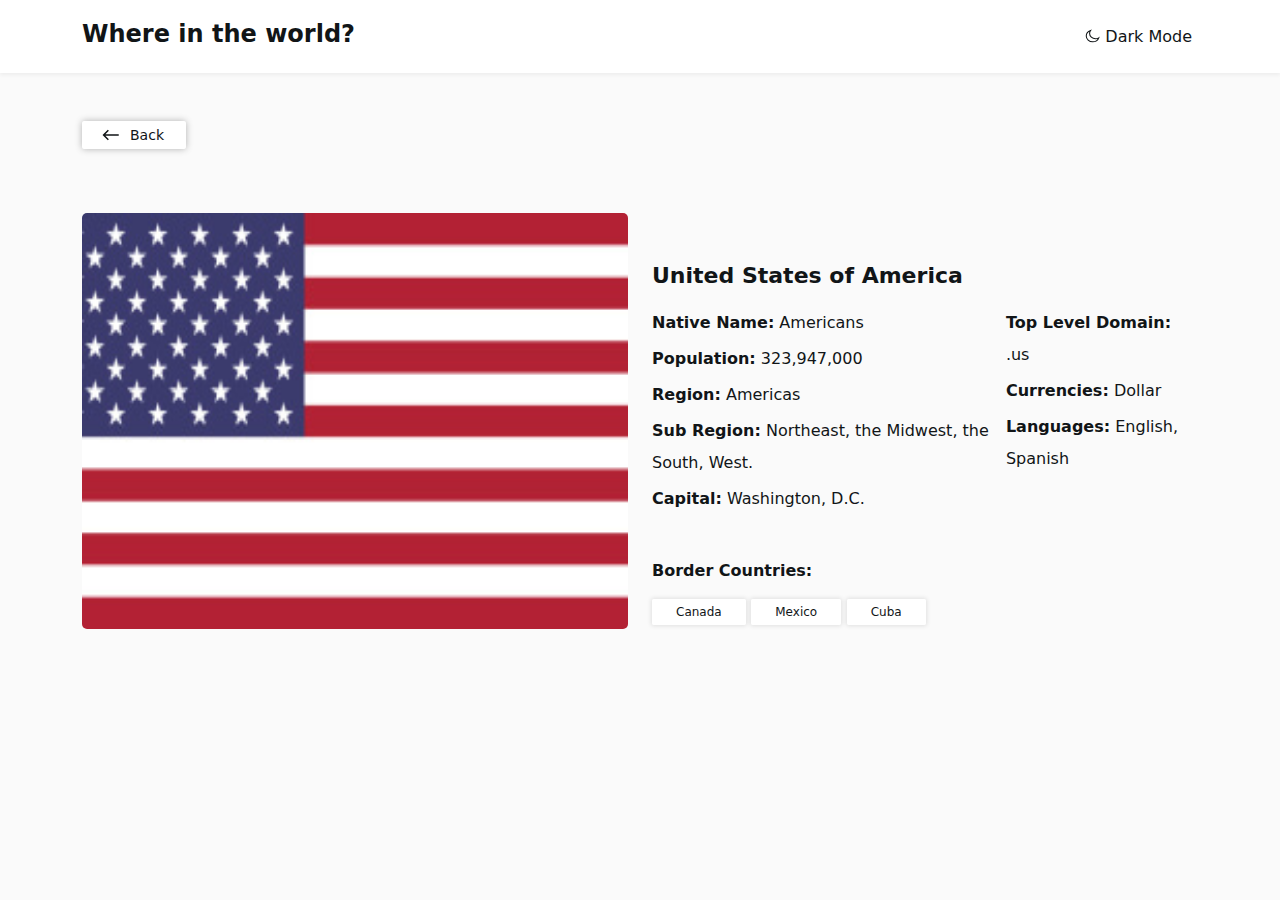
<file: use.html>
<!DOCTYPE html>
<html lang="en">
<head>
    <meta charset="UTF-8">
    <meta http-equiv="X-UA-Compatible" content="IE=edge">
    <meta name="viewport" content="width=device-width, initial-scale=1.0">
    <title>rest-countries-api</title>
    <link rel="stylesheet" href="https://cdn.jsdelivr.net/npm/bootstrap@5.2.0/dist/css/bootstrap.min.css">
    <link rel="stylesheet" href="css/main.min.css">
</head>
<body>
    
    <!-- Header start -->
    
    <header class="header pt-4 pb-4 mb-5">
        <div class="container">
            <div class="row justify-content-between">
                <div class="col-6">
                    <a class="header__logo" href="index.html">
                        Where in the world?
                    </a>
                </div>
                <div class="col-6 d-flex justify-content-end">
                    <button class="header__button header__button-js" type="button">
                        Dark Mode
                    </button>
                </div>
            </div>
        </div>
    </header>
    
    <!-- Header end -->
    
    <!-- Main start -->
    
    <main class="site-main">
        
        <!-- About start -->
        
        <section class="about pb-5">
            <div class="container">
                <a href="index.html" class="about__link pt-1 pb-1 ps-5">
                    Back
                </a>
                <div class="row d-flex justify-content-between">
                    <div class="col-12 col-lg-6">
                        <div class="about__image mb-5">
                            <img class="about__img" src="images/use.jpg" alt="belgium-image">
                        </div>
                    </div>
                    <div class="col-12 col-lg-6 pt-xl-5">
                        <h2 class="about__title mb-3">
                            United States of America
                        </h2>
                        <div class="about__info d-md-flex justify-content-lg-between">
                            <ul class="about__list me-lg-5 me-xl-0">
                                <li class="about__item">
                                    <p class="about__text">
                                        <span class="about__span"> Native Name:</span>
                                        Americans
                                    </p>
                                </li>
                                <li class="about__item">
                                    <p class="about__text">
                                        <span class="about__span">Population:</span>
                                        323,947,000
                                    </p>
                                </li>
                                <li class="about__item">
                                    <p class="about__text">
                                        <span class="about__span">Region:</span>
                                        Americas
                                    </p>
                                </li>
                                <li class="about__item">
                                    <p class="about__text">
                                        <span class="about__span">Sub Region:</span>
                                        Northeast, the Midwest, the South, West.
                                    </p>
                                </li>
                                <li class="about__item">
                                    <p class="about__text">
                                        <span class="about__span">Capital:</span>
                                        Washington, D.C.
                                    </p>
                                </li>
                            </ul>
                            <ul class="about__list">
                                <li class="about__item">
                                    <p class="about__text">
                                        <span class="about__span">Top Level Domain:</span>
                                        .us
                                    </p>
                                </li>
                                <li class="about__item">
                                    <p class="about__text">
                                        <span class="about__span">Currencies:</span>
                                        Dollar
                                    </p>
                                </li>
                                <li class="about__item">
                                    <p class="about__text">
                                        <span class="about__span"> Languages:</span>
                                        English, Spanish
                                    </p>
                                </li>
                            </ul>
                        </div>
                        <div class="about__country">
                            <p class="about__country-text">Border Countries:</p>
                            <a class="about__country-link" href="#">Canada</a>
                            <a class="about__country-link" href="#">Mexico</a>
                            <a class="about__country-link" href="#">Cuba</a>
                        </div>
                    </div>
                </div>
            </div>
        </section>
        
        <!-- About end -->
    </main>
    
    <!-- Main end -->
    
    
    
    
    
    
    <script src="https://cdn.jsdelivr.net/npm/bootstrap@5.2.0/dist/js/bootstrap.bundle.min.js"></script>
    <script src="js/app.js"></script>
    
</body>
</html>
</file>
<file: css/main.min.css>
:root{--main-body: #fafafa;--main-body-title:#111517;--main-body-header:#fff;--main-body-search:#b2b2b2;--main-body-plec:#c4c4c4;--main-hover:#111517;--main-caret:#111517}@font-face{font-family:"Nunito Sans";font-weight:400;font-display:swap;src:url("../fonts/nunito-sans-v12-latin-regular.woff2") format("woff2"),url("../fonts/nunito-sans-v12-latin-regular.woff") format("woff")}@font-face{font-family:"Nunito Sans";font-weight:600;font-display:swap;src:url("../fonts/nunito-sans-v12-latin-600.woff2") format("woff2"),url("../fonts/nunito-sans-v12-latin-600.woff") format("woff")}@font-face{font-family:"Nunito Sans";font-weight:800;font-display:swap;src:url("../fonts/nunito-sans-v12-latin-800.woff2") format("woff2"),url("../fonts/nunito-sans-v12-latin-800.woff") format("woff")}*{box-sizing:border-box}*,*::before,*::after{box-sizing:inherit}html{height:100%;box-sizing:border-box}img{display:block;height:auto}body{display:flex;flex-direction:column;height:100%;margin:0;font-family:"Nunito Sans" serif;font-weight:600}.site-main{flex-grow:1}.visually-hidden{position:absolute;width:1px;height:1px;margin:-1px;padding:0;border:0;white-space:nowrap;clip-path:inset(100%);clip:rect(0 0 0 0);overflow:hidden}.dark-mod{--main-body: #202C36;--main-body-title:#fff;--main-body-header:#2B3844;--main-body-search:#fff;--main-body-plec:#fff;--main-hover:#fff;--main-caret:#fff;transition:.5s}body{background-color:var(--main-body)}a:hover{color:var(--main-hover)}.header{background-color:var(--main-body-header);box-shadow:0px 2px 4px rgba(0,0,0,.0562443)}.header__logo{font-size:14px;font-weight:800;line-height:20px;color:var(--main-body-title);text-decoration:none}.header__button{position:relative;font-size:12px;line-height:16px;color:var(--main-body-title);border:none;background-color:rgba(0,0,0,0)}.header__button::after{position:absolute;top:5px;left:-14px;width:15px;height:14px;background-image:url("../images/whitelogo.svg");background-repeat:no-repeat;background-position:center;background-size:cover;content:""}@media only screen and (min-width: 992px){.header__logo{font-size:24px}.header__button{font-size:16px}}.hero__form-input{position:relative;width:343px;height:50px;padding-left:74px;padding-right:10px;background-color:var(--main-body-header);box-shadow:0px 2px 9px rgba(0,0,0,.0532439);border-radius:5px;caret-color:var(--main-caret);border:none}.hero__form-label{position:relative}.hero__form-label::after{position:absolute;top:20px;left:32px;width:16px;height:16px;color:var(--main-body-search);background-image:url(../images/search.svg);background-repeat:no-repeat;content:""}.hero__form-label-show::after{background-image:url(../images/searchwhite.svg)}[type=search]{outline-offset:0}::placeholder{font-size:12px;line-height:20px;color:var(--main-body-plec)}.hero__form-country{position:relative}.hero__form-country::after{position:absolute;top:25px;right:18px;width:9px;height:5px;background-image:url(../images/shapewhite.svg);background-repeat:no-repeat;background-position:center;background-size:cover;content:""}.hero__form-country-show::after{background-image:url(../images/shapeblack.svg)}.hero__form-select{position:relative;display:inline-block;width:200px;font-size:12px;line-height:20px;font-weight:400;margin-bottom:32px;background-color:var(--main-body-header);color:var(--main-body-title);border-radius:5px;box-shadow:0px 2px 9px rgba(0,0,0,.0532439);border:none;appearance:none}.header__link{text-decoration:none}.hero__card{max-width:264px;width:100%;margin-bottom:40px;background-color:var(--main-body-header);box-shadow:0px 0px 7px 2px rgba(0,0,0,.0294384);border-radius:5px}.hero__card-list{margin:0;padding-left:0;list-style:none}.hero__card-title{font-size:18px;line-height:26px;font-weight:800;color:var(--main-body-title)}.hero__card-span{font-weight:600}.hero__card-text{font-size:14px;line-height:16px;font-weight:400;color:var(--main-body-title)}@media only screen and (min-width: 992px){.hero__card{max-width:320px;width:100%}.hero__form-input{width:480px}}.about__link{display:inline-block;position:relative;max-width:104px;width:100%;font-size:14px;line-height:20px;font-weight:300;margin-bottom:64px;text-decoration:none;color:var(--main-body-title);background-color:var(--main-body-header);box-shadow:0px 0px 7px rgba(0,0,0,.293139);border-radius:2px}.about__link::after{position:absolute;top:8px;left:20px;width:17px;height:12px;background-image:url("../images/backblack.svg");background-repeat:no-repeat;background-position:center;background-size:cover;content:""}.about__link-back::after{background-image:url("../images/backwhite.svg")}.about__image{max-width:576px;width:100%}.about__img{width:100%;border-radius:5px}.about__list{margin:0;padding-left:0;list-style:none}.about__title{font-weight:800;font-size:22px;line-height:30px;color:var(--main-body-title)}.about__text{font-size:14px;line-height:32px;font-weight:400;color:var(--main-body-title);margin-bottom:4px}.about__span{font-weight:600}.about__list{margin-bottom:40px}.about__list:nth-of-type(1){margin-right:117px}.about__country-text{font-size:16px;line-height:24px;font-weight:600;color:var(--main-body-title)}.about__country-link{font-size:12px;line-height:16px;color:var(--main-body-title);font-weight:300;padding:6px 24px;text-decoration:none;background-color:var(--main-body-header);box-shadow:0px 0px 4px 1px rgba(0,0,0,.104931);border-radius:2px}@media only screen and (min-width: 992px){.about__img{height:416px;margin-right:120px}.about__text{font-size:16px;line-height:32px}.about__list:nth-of-type(1){margin-right:0}}/*# sourceMappingURL=main.min.css.map */
</file>
